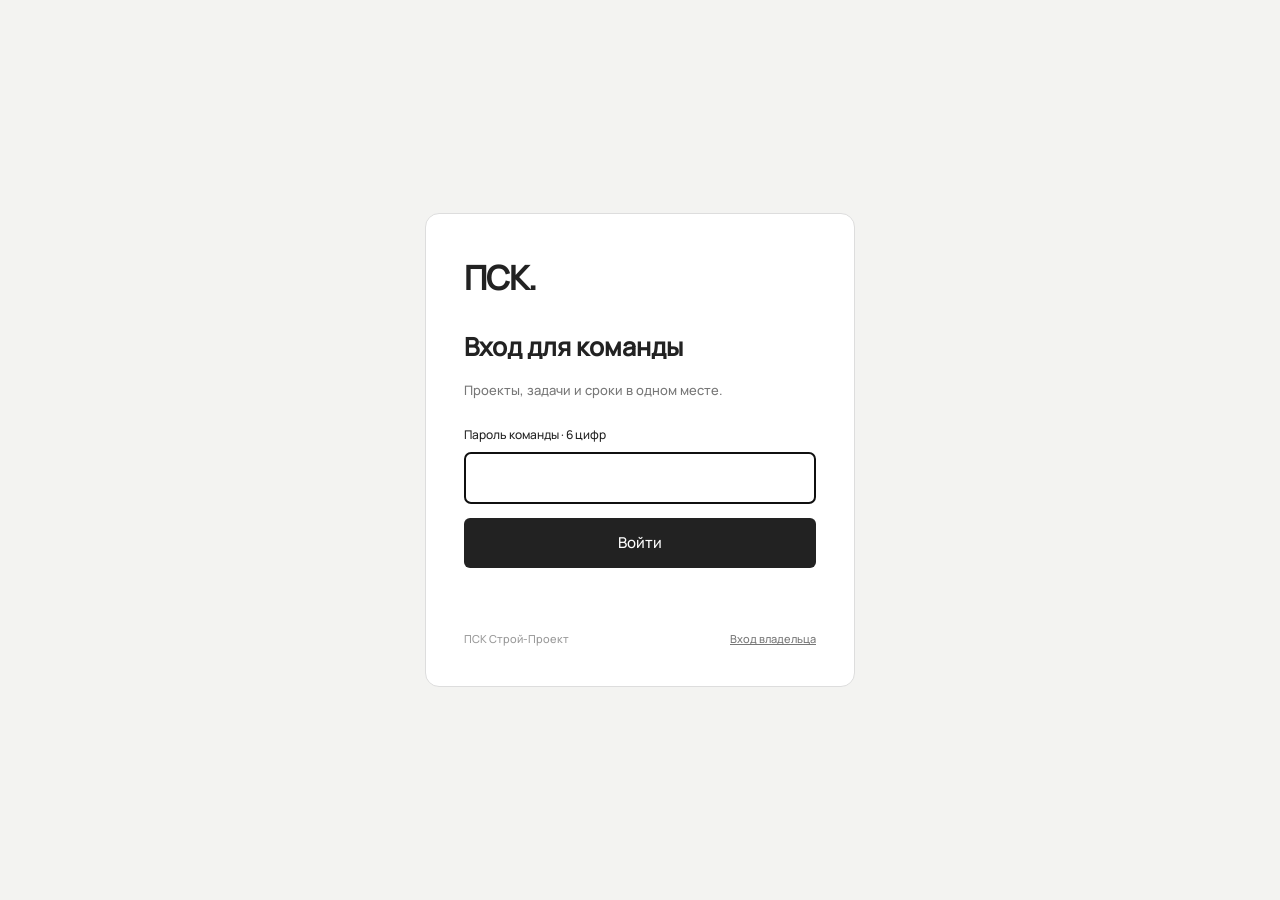
<file: docs/index.html>
<!doctype html><html lang="ru"><meta charset="utf-8"><meta name="viewport" content="width=device-width,initial-scale=1"><title>Вход — ПСК</title><style>@font-face{font-family:Manrope;src:url('./fonts/manrope-500.ttf')}*{box-sizing:border-box}body{margin:0;background:#f3f3f1;color:#222;font:15px/1.6 Manrope,system-ui;min-height:100vh;display:grid;place-items:center;padding:20px}.card{background:#fff;border:1px solid #ddd;border-radius:14px;padding:38px;max-width:430px;width:100%}.logo{font-size:33px;font-weight:800;letter-spacing:-1px}h1{font-size:25px;margin:22px 0 8px}p{color:#777;font-size:13px}label{font-size:12px;display:block;margin-top:24px}input{width:100%;padding:13px;border:1px solid #bbb;border-radius:6px;margin:8px 0 14px;font:inherit}button{width:100%;padding:13px;background:#222;color:#fff;border:0;border-radius:6px;font:inherit;cursor:pointer}a{color:#777;font-size:11px}#error{min-height:24px;color:#922;font-size:12px}.foot{display:flex;justify-content:space-between;gap:15px;margin-top:26px;font-size:11px;color:#999}</style><main class="card"><div class="logo">ПСК.</div><h1>Вход для команды</h1><p>Проекты, задачи и сроки в одном месте.</p><form id="login"><label for="password">Пароль команды · 6 цифр</label><input type="password" id="password" autocomplete="current-password" inputmode="numeric" pattern="[0-9]{6}" minlength="6" maxlength="6" title="Ровно 6 цифр" required autofocus><button type="submit" id="submit">Войти</button><p id="error" role="alert"></p></form><div class="foot"><span>ПСК Строй-Проект</span><a href="https://psk-project-dashboard.denis-panikrin.chatgpt.site/signin-with-chatgpt?return_to=%2Fsettings" target="_top">Вход владельца</a></div></main><script>
window.pskPages=(()=>{
 const api="https://psk-project-dashboard.denis-panikrin.chatgpt.site",base=new URL('.',location.href).pathname,key='psk-team-session:'+api;
 const read=()=>{try{return sessionStorage.getItem(key)||'';}catch{return '';}};
 const save=token=>{if(!/^[a-f0-9]{64}$/.test(token))throw Error('Не удалось подтвердить вход.');sessionStorage.setItem(key,token);};
 const clear=()=>{try{sessionStorage.removeItem(key);}catch{}};
 async function request(input,init={}){const relative=String(input);if(!relative.startsWith('/api/'))throw Error('Unexpected API path');const headers=new Headers(init.headers),token=read();if(token)headers.set('Authorization','Bearer '+token);return fetch(api+relative,{cache:'no-store',...init,headers,credentials:'omit',redirect:'error'});}
 return {api,base,read,save,clear,request};
})();
const pskFetch=(...args)=>pskPages.request(...args);
</script><script>document.getElementById('login').onsubmit=async e=>{e.preventDefault();const b=document.getElementById('submit'),p=document.getElementById('password'),error=document.getElementById('error');b.disabled=true;error.textContent='';try{const r=await pskFetch('/api/auth',{method:'POST',headers:{'Content-Type':'application/json'},body:JSON.stringify({password:p.value})});const d=await r.json();p.value='';if(!r.ok)throw Error(d.error||'Не удалось войти.');pskPages.save(d.sessionToken);location.assign(pskPages.base+(new URLSearchParams(location.search).get('next')==='tasks'?'tasks.html':'dashboard.html'));}catch(e){p.value='';error.textContent=e.message;}finally{b.disabled=false;}};</script></html>
</file>
